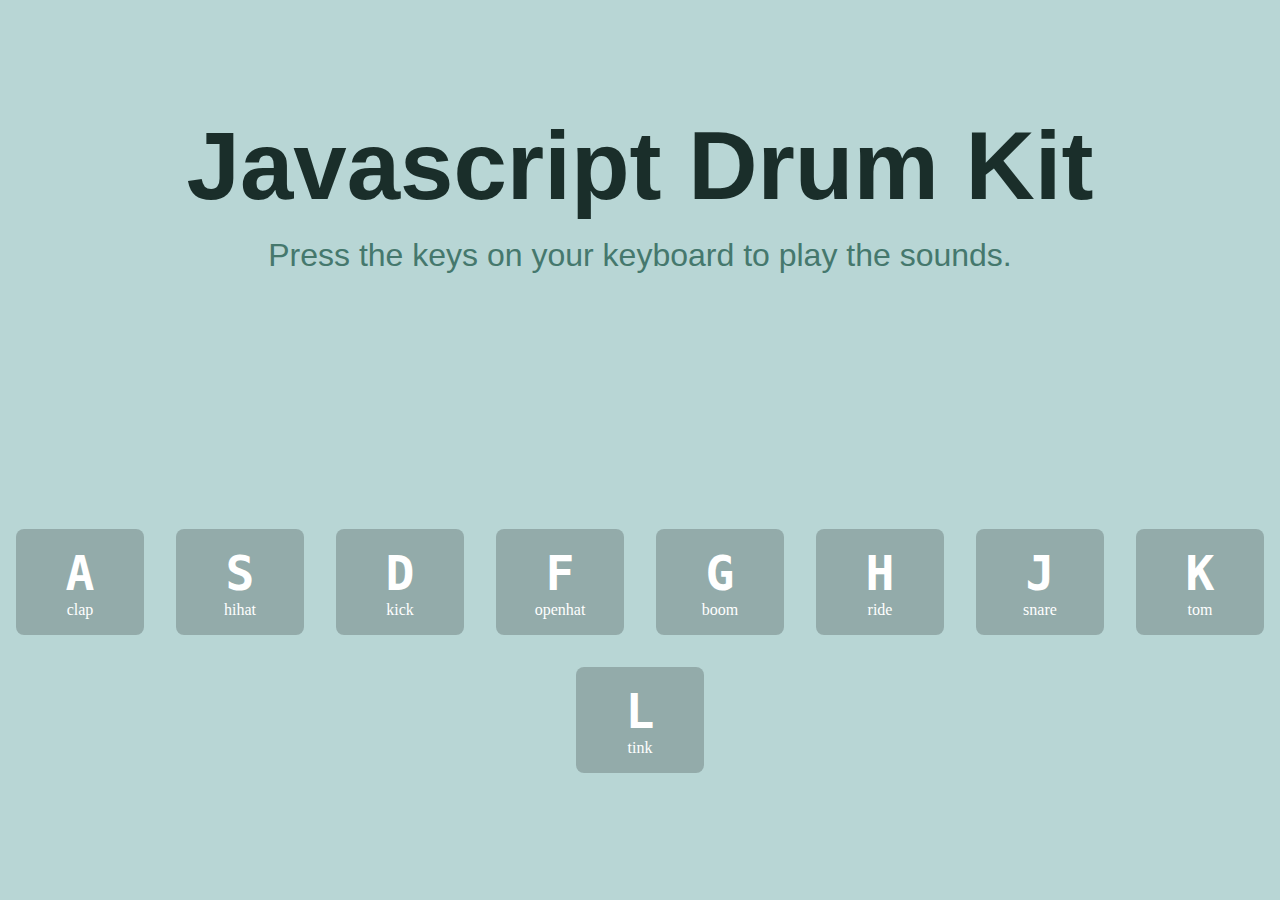
<file: 01- DrumKit/index.html>
<!DOCTYPE html>
<html lang="en">

<head>
    <meta charset="UTF-8" />
    <title>JS Drum Kit</title>
    <link rel="stylesheet" href="style.css" />
</head>

<body>
    <div class="intro">
        <div class="head">
            <h1>Javascript Drum Kit</h1>
        </div>
        <div class="suh-heading">
            Press the keys on your keyboard to play the sounds.
        </div>
    </div>
    <div class="keys">
        <div data-key="65" class="key">
            <kbd>A</kbd>
            <span class="sound">clap</span>
        </div>
        <div data-key="83" class="key">
            <kbd>S</kbd>
            <span class="sound">hihat</span>
        </div>
        <div data-key="68" class="key">
            <kbd>D</kbd>
            <span class="sound">kick</span>
        </div>
        <div data-key="70" class="key">
            <kbd>F</kbd>
            <span class="sound">openhat</span>
        </div>
        <div data-key="71" class="key">
            <kbd>G</kbd>
            <span class="sound">boom</span>
        </div>
        <div data-key="72" class="key">
            <kbd>H</kbd>
            <span class="sound">ride</span>
        </div>
        <div data-key="74" class="key">
            <kbd>J</kbd>
            <span class="sound">snare</span>
        </div>
        <div data-key="75" class="key">
            <kbd>K</kbd>
            <span class="sound">tom</span>
        </div>
        <div data-key="76" class="key">
            <kbd>L</kbd>
            <span class="sound">tink</span>
        </div>
    </div>

    <audio data-key="65" src="sounds/clap.wav"></audio>
    <audio data-key="83" src="sounds/hihat.wav"></audio>
    <audio data-key="68" src="sounds/kick.wav"></audio>
    <audio data-key="70" src="sounds/openhat.wav"></audio>
    <audio data-key="71" src="sounds/boom.wav"></audio>
    <audio data-key="72" src="sounds/ride.wav"></audio>
    <audio data-key="74" src="sounds/snare.wav"></audio>
    <audio data-key="75" src="sounds/tom.wav"></audio>
    <audio data-key="76" src="sounds/tink.wav"></audio>

    <script type="text/javascript" src="app.js"></script>
</body>

</html>
</file>
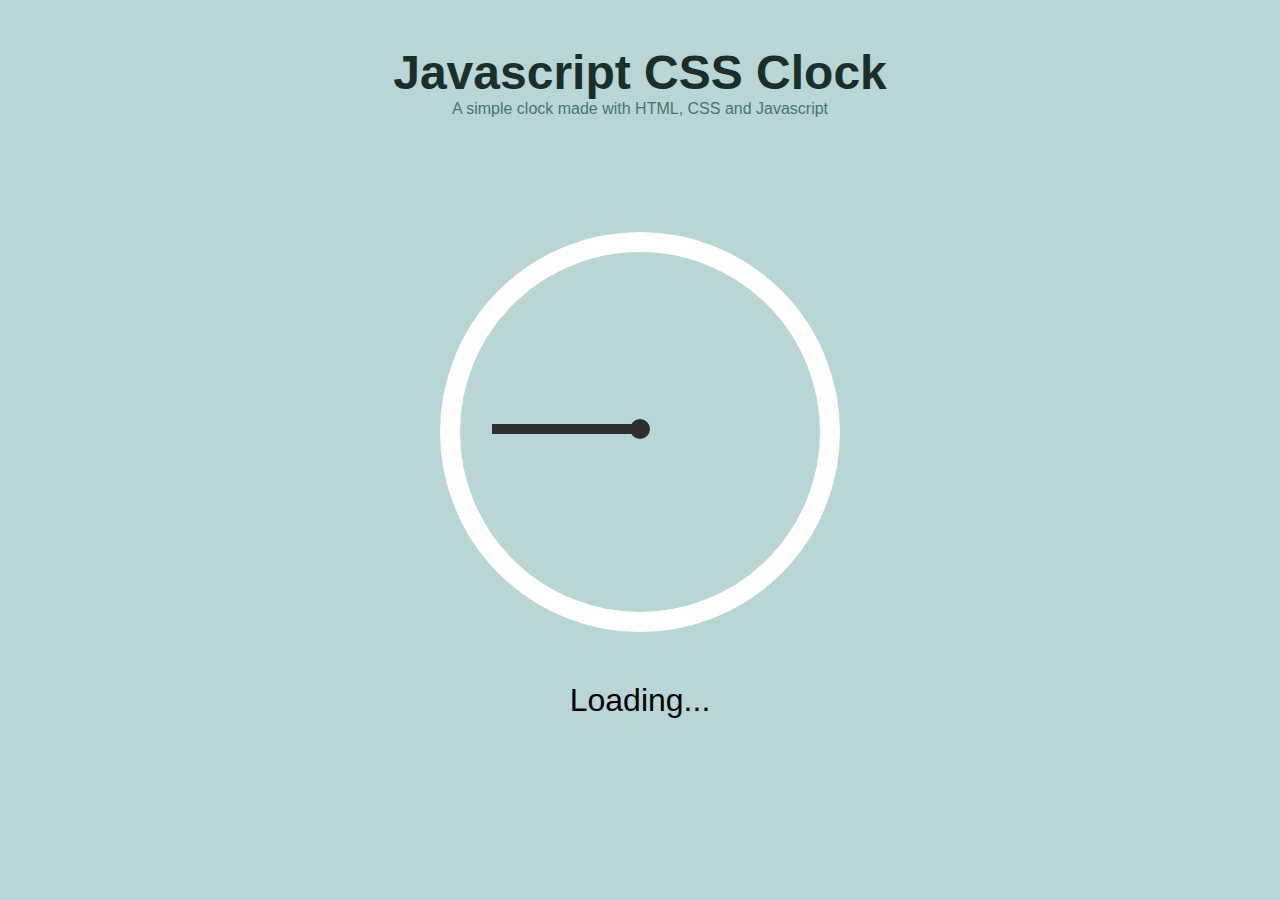
<file: 02-Clock/index.html>
<!DOCTYPE html>
<html lang="en">

<head>
    <meta charset="UTF-8" />
    <title>JS Drum Kit</title>
    <link rel="stylesheet" href="style.css" />
</head>

<body>
    <div class="intro">
        <div class="head">
            <h1>Javascript CSS Clock</h1>
        </div>
        <div class="suh-heading">
            A simple clock made with HTML, CSS and Javascript
        </div>
    </div>
    <div>
        <div class="clock">
            <div class="clock-face">
                <div class="hand dot"></div>
                <div class="hand hour-hand"></div>
                <div class="hand min-hand"></div>
                <div class="hand second-hand"></div>
            </div>
        </div>
        <div class="display-time">
            Loading...
        </div>
    </div>


    <script type="text/javascript" src="app.js"></script>
</body>

</html>
</file>
<file: 01- DrumKit/style.css>
* {
  margin: 0;
  padding: 0;
  box-sizing: border-box;
}

body {
  display: flex;
  flex-direction: column;
  height: 100vh;
  align-items: center;
  justify-content: space-around;
  background: #b8d6d5;
}

.intro {
  display: flex;
  flex-direction: column;
  align-items: center;
  justify-content: center;
  font-family: 'Gill Sans', 'Gill Sans MT', Calibri, 'Trebuchet MS', sans-serif;
  text-align: center;
}

.head {
  color: #1a2e2a;
  font-size: 3rem;
  font-weight: bolder;
}

.suh-heading {
  color: #45786d;
  font-size: 2rem;
  margin: 1rem 0rem;
  font-weight: 300;
}

.keys {
  display: flex;
  flex-direction: row;
  flex-wrap: wrap;
  justify-content: center;
}

.key {
  display: flex;
  flex-direction: column;
  border-radius: 0.5rem;
  margin: 1rem;
  font-size: 1rem;
  padding: 1rem 0.5rem;
  transition: all 0.07s ease;
  width: 8rem;
  text-align: center;
  color: white;
  background: rgba(0, 0, 0, 0.2);
  cursor: pointer;
}

.playing {
  transform: matrix3d(1.05, 0, 0, 0, 0, 1.05, 0, 0, 0, 0, 1.05, 0, 0, 0, 0, 1);
  background: #484848;
}

.key kbd {
  font-size: 3rem;
  font-weight: bold;
}
</file>
<file: 02-Clock/style.css>
* {
  margin: 0;
  padding: 0;
  box-sizing: border-box;
}

body {
  display: flex;
  flex-direction: column;
  height: 100vh;
  align-items: center;
  justify-content: space-around;
  background: #b8d6d5;
}

.intro {
  position: absolute;
  top: 5%;
  right: 50%;
  transform: translateX(50%);
  display: flex;
  flex-direction: column;
  align-items: center;
  justify-content: center;
  font-family: 'Gill Sans', 'Gill Sans MT', Calibri, 'Trebuchet MS', sans-serif;
  text-align: center;
}

.head {
  color: #1a2e2a;
  font-size: 1.5rem;
  font-weight: bolder;
}

.suh-heading {
  color: #45786d;
  font-size: 1rem;
}

.clock {
  width: 25rem;
  height: 25rem;
  border: 20px solid white;
  border-radius: 50%;
  margin: 50px auto;
  position: relative;
  padding: 2rem;
}

.clock-face {
  position: relative;
  width: 100%;
  height: 100%;
  transform: translateY(-3px);
}

.hand {
  width: 50%;
  height: 6px;
  background: rgb(47, 47, 47);
  position: absolute;
  top: 50%;
  transform-origin: 100%;
  transform: rotate(90deg);
  transform: translate(0, -50%);
  transition: all .2s cubic-bezier(0.1, 2.7, 0.58, 1) reverse;
}

.hour-hand {
  height: 10px;
}

.second-hand {
  height: 2px;
}

.min-hand {
  height: 4px;
}

.dot {
  left: 50%;
  height: 20px;
  width: 20px;
  transform: translate(-50%, -50%);
  background: rgb(47, 47, 47);
  border-radius: 50%;
}

.display-time {
  text-align: center;
  font-size: 2rem;
  font-family: 'Gill Sans', 'Gill Sans MT', Calibri, 'Trebuchet MS', sans-serif;
}
</file>
